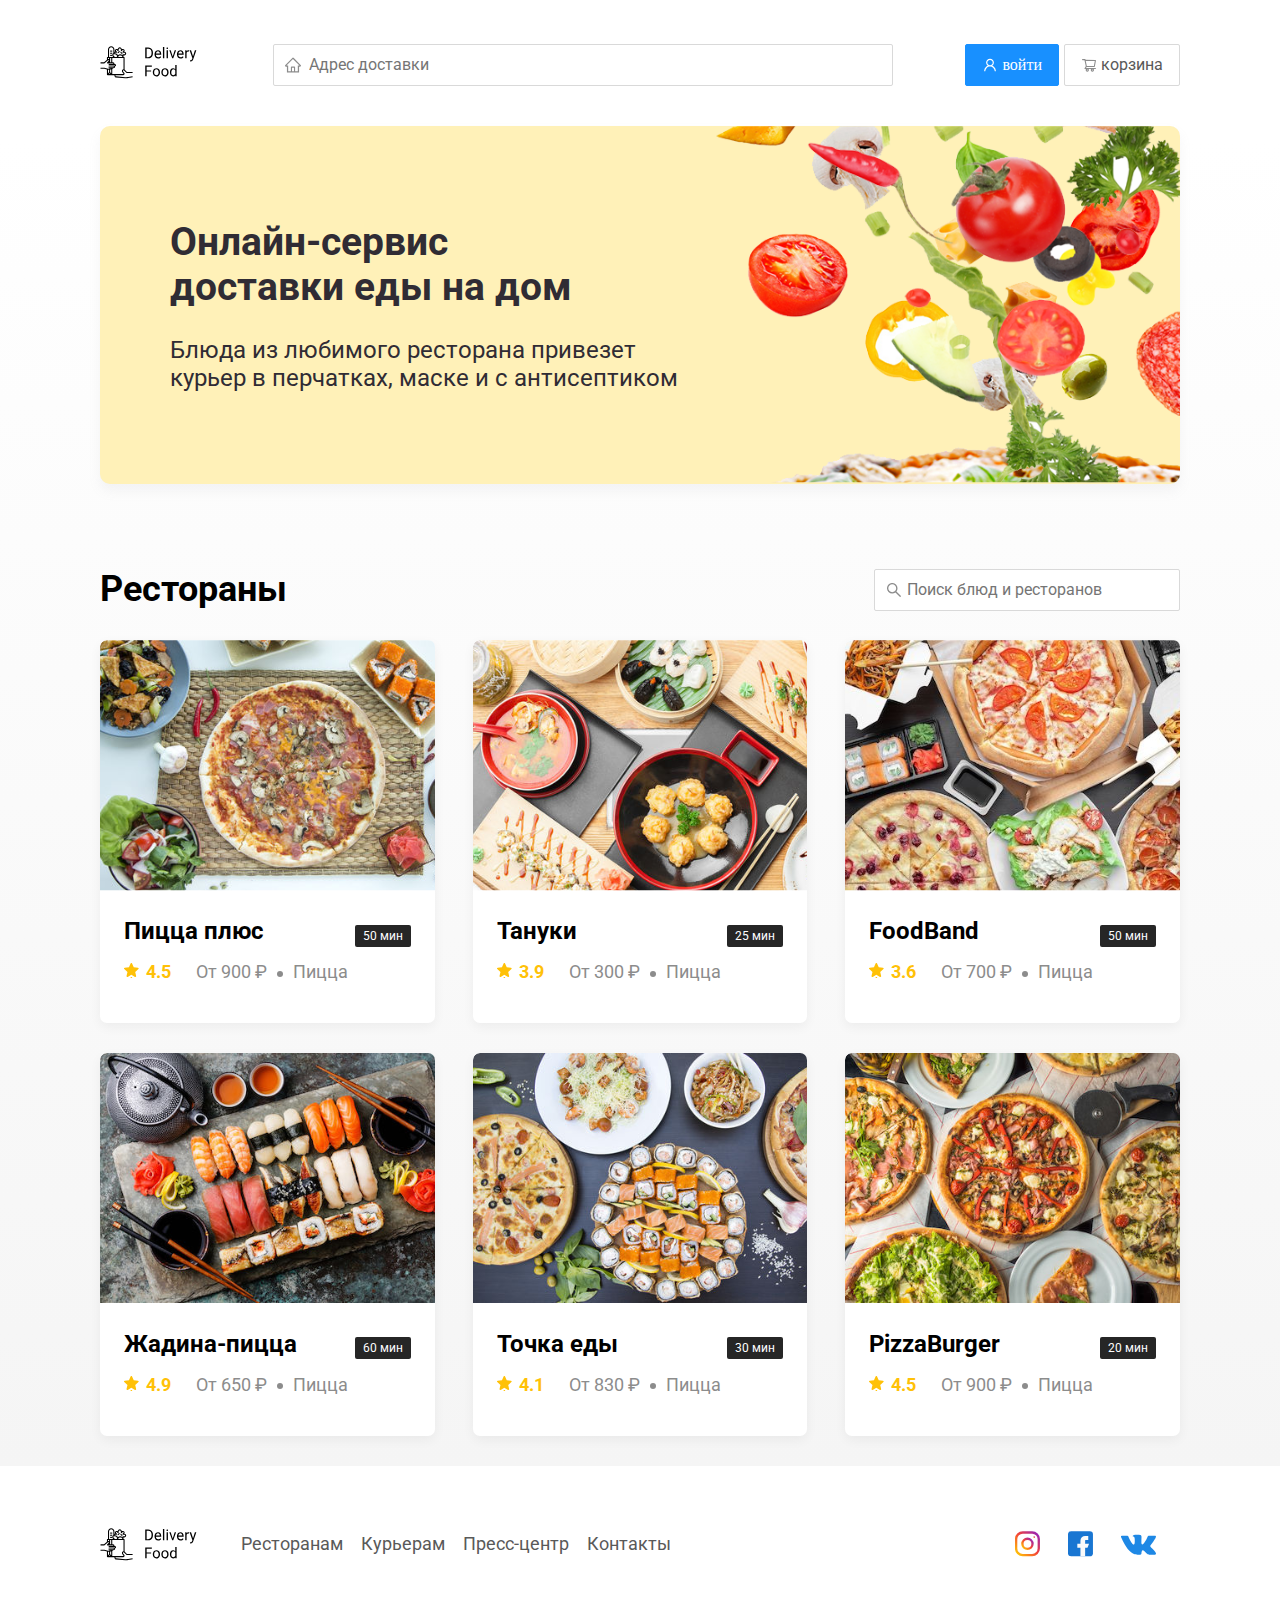
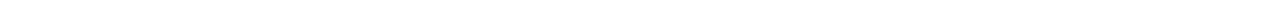
<file: index.html>
<!DOCTYPE html>
<html lang="en">
<head>
	<meta charset="UTF-8">
	<meta name="viewport" content="width=device-width, initial-scale=1">
	<title>Delivery Food</title>
	<link rel="stylesheet" href="style.css">
	<link rel="stylesheet" href="css/normalize.css">
	<link href="https://fonts.googleapis.com/css?family=Roboto:400,700&display=swap&subset=cyrillic" rel="stylesheet">
</head>
<body>

	<div class="container">
		<header class="header">
			<a href="index.html" class="logo"><img src="icon/logo.svg" alt="logo"></a>
			<input type="text" class="input input-address" placeholder="Адрес доставки">

			<div class="buttons">
				<button class="button-sign">войти</button>
				<button class="button">корзина</button>
			</div>
		</header>
	</div>

	<main class="main">
		<div class="container">
			<section class="banner">
			<div class="wrapper-banner">
				<h1 class="banner-title">Онлайн-сервис <br>доставки еды на дом</h1>
				<p class="banner-text">Блюда из любимого ресторана привезет курьер в перчатках, маске и с антисептиком
				</p>
			</div>
		</section>

		<section class="restaurant">
			<div class="section-header">
				<h2 class="section-title">Рестораны</h2>
				<input type="text" class="input input-search" placeholder="Поиск блюд и ресторанов">
			</div>

			<div class="cards">
				<a href="pizzaplus.html" class="card">
					<img src="img/image1.png" alt="image" class="card-image">

					<div class="card-text">
						<div class="card-heading">
							<h3 class="card-title">Пицца плюс</h3>
							<span class="card-time time">50 мин</span>
						</div>

						<div class="card-info">
							<div class="rate">4.5</div>
							<div class="price">От 900 ₽</div>
							<div class="category">Пицца </div>
						</div>
					</div>
				</a>

				<div class="card">
					<img src="img/image2.png" alt="image" class="card-image">

					<div class="card-text">
						<div class="card-heading">
							<h3 class="card-title">Тануки</h3>
							<span class="card-time time">25 мин</span>
						</div>

						<div class="card-info">
							<div class="rate">3.9</div>
							<div class="price">От 300 ₽</div>
							<div class="category">Пицца </div>
						</div>
					</div>
				</div>

				<div class="card">
					<img src="img/image3.png" alt="image" class="card-image">

					<div class="card-text">
						<div class="card-heading">
							<h3 class="card-title">FoodBand</h3>
							<span class="card-time time">50 мин</span>
						</div>

						<div class="card-info">
							<div class="rate">3.6</div>
							<div class="price">От 700 ₽</div>
							<div class="category">Пицца </div>
						</div>
					</div>
				</div>

				<div class="card">
					<img src="img/image4.png" alt="image" class="card-image">

					<div class="card-text">
						<div class="card-heading">
							<h3 class="card-title">Жадина-пицца</h3>
							<span class="card-time time">60 мин</span>
						</div>

						<div class="card-info">
							<div class="rate">4.9</div>
							<div class="price">От 650 ₽</div>
							<div class="category">Пицца </div>
						</div>
					</div>
				</div>

				<div class="card">
					<img src="img/image5.png" alt="image" class="card-image">

					<div class="card-text">
						<div class="card-heading">
							<h3 class="card-title">Точка еды</h3>
							<span class="card-time time">30 мин</span>
						</div>

						<div class="card-info">
							<div class="rate">4.1</div>
							<div class="price">От 830 ₽</div>
							<div class="category">Пицца </div>
						</div>
					</div>
				</div>

				<div class="card">
					<img src="img/image6.png" alt="image" class="card-image">

					<div class="card-text">
						<div class="card-heading">
							<h3 class="card-title">PizzaBurger</h3>
							<span class="card-time time">20 мин</span>
						</div>

						<div class="card-info">
							<div class="rate">4.5</div>
							<div class="price">От 900 ₽</div>
							<div class="category">Пицца </div>
						</div>
					</div>
				</div>
			</div>
		</section>
		</div>
	</main>

	<div class="container">

		<footer class="footer">
			<div class="footer-nav">
				<img src="icon/logo.svg" alt="logo" class="logo-footer">
					<ul>
						<li><a href="">Ресторанам</a></li>
						<li><a href="">Курьерам</a></li>
						<li><a href="">Пресс-центр</a></li>
						<li><a href="">Контакты</a></li>
					</ul>
			</div>

			<div class="social-link">
				<a href="http://instagram.com/"><img src="icon/inst.svg" alt="instagram"></a>
				<a href="http://facebook.com"><img src="icon/facb.svg" alt="facebook"></a>
				<a href="http://vk.com"><img src="icon/vk.svg" alt="vk"></a>
			</div>
		</footer>

	</div>

</body>
</html>
</file>
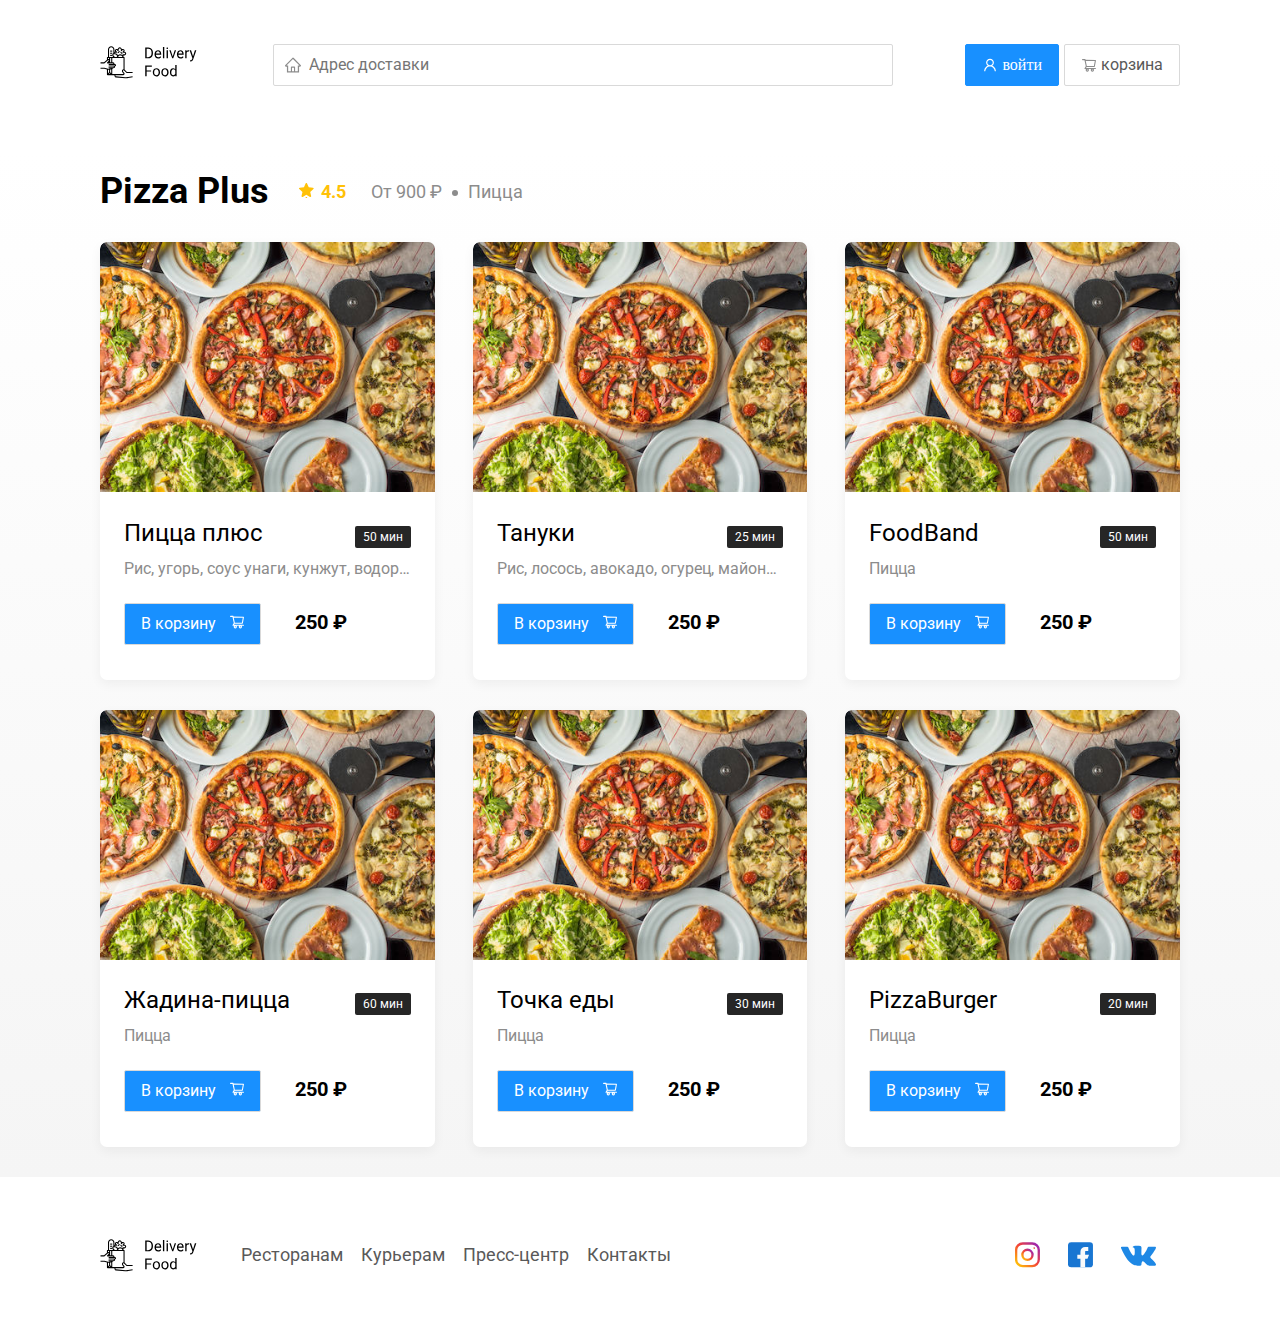
<file: pizzaplus.html>
<!DOCTYPE html>
<html lang="en">
<head>
	<meta charset="UTF-8">
	<meta name="viewport" content="width=device-width, initial-scale=1">
	<title>Pizza Plus</title>
	<link rel="stylesheet" href="style.css">
	<link rel="stylesheet" href="css/normalize.css">
	<link rel="stylesheet" href="css/animate.css">
	<link href="https://fonts.googleapis.com/css?family=Roboto:400,700&display=swap&subset=cyrillic" rel="stylesheet">
</head>
<body>

	<div class="container">
		<header class="header">
			<a href="index.html" class="logo">
				<img src="icon/logo.svg" alt="logo">
			</a>
			<input type="text" class="input input-address" placeholder="Адрес доставки">

			<div class="buttons">
				<button class="button-sign">войти</button>
				<button class="button" id="cart-button">корзина</button>
			</div>
		</header>
	</div>

	<main class="main">
		<div class="container">

		<section class="restaurant">
			<div class="section-header">
				<h2 class="section-title">Pizza Plus</h2>
				<div class="card-info">
					<div class="rate">4.5</div>
					<div class="price">От 900 ₽</div>
					<div class="category">Пицца </div>
				</div>
			</div>

			<div class="cards">
				<div class="card wow fadeIn" data-wow-delay="0.25s">
					<img src="img/image6.png" alt="image" class="card-image">

					<div class="card-text">
						<div class="card-heading">
							<h3 class="card-title card-title-reg">Пицца плюс</h3>
							<span class="card-time time">50 мин</span>
						</div>

						<div class="card-info">
							<div class="ingredients">Рис, угорь, соус унаги, кунжут, водоросли нори.</div>
						</div>
						<div class="card-buttons">
							<button class="button-reg button-primary">
								<span class="button-card-text">В корзину</span>
								<img src="icon/button-icon2-white.svg" alt="">
							</button>
							<strong class="price-bold">250 ₽</strong>
						</div>
					</div>
				</div>

				<div class="card wow fadeIn" data-wow-delay="0.35s">
					<img src="img/image6.png" alt="image" class="card-image">

					<div class="card-text">
						<div class="card-heading">
							<h3 class="card-title card-title-reg">Тануки</h3>
							<span class="card-time time">25 мин</span>
						</div>

						<div class="card-info">
							<div class="ingredients">Рис, лосось, авокадо, огурец, майонез, икра масаго, водоросли нори.</div>
						</div>
						<div class="card-buttons">
							<button class="button-reg button-primary">
								<span class="button-card-text">В корзину</span>
								<img src="icon/button-icon2-white.svg" alt="">
							</button>
							<strong class="price-bold">250 ₽</strong>
						</div>
					</div>
				</div>

				<div class="card wow fadeIn" data-wow-delay="0.45s">
					<img src="img/image6.png" alt="image" class="card-image">

					<div class="card-text">
						<div class="card-heading">
							<h3 class="card-title card-title-reg">FoodBand</h3>
							<span class="card-time time">50 мин</span>
						</div>

						<div class="card-info">
							<div class="ingredients">Пицца </div>
						</div>
						<div class="card-buttons">
							<button class="button-reg button-primary">
								<span class="button-card-text">В корзину</span>
								<img src="icon/button-icon2-white.svg" alt="">
							</button>
							<strong class="price-bold">250 ₽</strong>
						</div>
					</div>
				</div>

				<div class="card wow fadeIn" data-wow-delay="0.45s">
					<img src="img/image6.png" alt="image" class="card-image">

					<div class="card-text">
						<div class="card-heading">
							<h3 class="card-title card-title-reg">Жадина-пицца</h3>
							<span class="card-time time">60 мин</span>
						</div>

						<div class="card-info">
							<div class="ingredients">Пицца </div>
						</div>
						<div class="card-buttons">
							<button class="button-reg button-primary">
								<span class="button-card-text">В корзину</span>
								<img src="icon/button-icon2-white.svg" alt="">
							</button>
							<strong class="price-bold">250 ₽</strong>
						</div>
					</div>
				</div>

				<div class="card wow fadeIn" data-wow-delay="0.35s">
					<img src="img/image6.png" alt="image" class="card-image">

					<div class="card-text">
						<div class="card-heading">
							<h3 class="card-title card-title-reg">Точка еды</h3>
							<span class="card-time time">30 мин</span>
						</div>

						<div class="card-info">
							<div class="ingredients">Пицца </div>
						</div>
						<div class="card-buttons">
							<button class="button-reg button-primary">
								<span class="button-card-text">В корзину</span>
								<img src="icon/button-icon2-white.svg" alt="">
							</button>
							<strong class="price-bold">250 ₽</strong>
						</div>
					</div>
				</div>

				<div class="card wow fadeIn" data-wow-delay="0.25s">
					<img src="img/image6.png" alt="image" class="card-image">

					<div class="card-text">
						<div class="card-heading">
							<h3 class="card-title card-title-reg">PizzaBurger</h3>
							<span class="card-time time">20 мин</span>
						</div>

						<div class="card-info">
							<div class="ingredients">Пицца </div>
						</div>
						<div class="card-buttons">
							<button class="button-reg button-primary">
								<span class="button-card-text">В корзину</span>
								<img src="icon/button-icon2-white.svg" alt="">
							</button>
							<strong class="price-bold">250 ₽</strong>
						</div>
					</div>
				</div>
			</div>
		</section>
		</div>
	</main>

	<div class="container">

		<footer class="footer">
			<div class="footer-nav">
				<img src="icon/logo.svg" alt="logo" class="logo-footer">
					<ul>
						<li><a href="">Ресторанам</a></li>
						<li><a href="">Курьерам</a></li>
						<li><a href="">Пресс-центр</a></li>
						<li><a href="">Контакты</a></li>
					</ul>
			</div>

			<div class="social-link">
				<a href="http://instagram.com/"><img src="icon/inst.svg" alt="instagram"></a>
				<a href="http://facebook.com"><img src="icon/facb.svg" alt="facebook"></a>
				<a href="http://vk.com"><img src="icon/vk.svg" alt="vk"></a>
			</div>
		</footer>

	</div>

	<div class="modal">
		<div class="modal-dialog">
			<div class="modal-header">
				<h3 class="modal-title">Корзина</h3>
				<button class="close" id="close-button">&times;</button>
			</div>
			<div class="modal-body">
				<div class="food-row">
					<span class="food-name">Ролл угорь стандарт</span>
					<strong class="food-price">250 ₽</strong>
					<div class="food-counter">
						<button class="counter-button">-</button>
						<span class="counter">1</span>
						<button class="counter-button">+</button>
					</div>
				</div>
				<div class="food-row">
					<span class="food-name">Ролл угорь стандарт</span>
					<strong class="food-price">250 ₽</strong>
					<div class="food-counter">
						<button class="counter-button">-</button>
						<span class="counter">1</span>
						<button class="counter-button">+</button>
					</div>
				</div>
				<div class="food-row">
					<span class="food-name">Ролл угорь стандарт</span>
					<strong class="food-price">250 ₽</strong>
					<div class="food-counter">
						<button class="counter-button">-</button>
						<span class="counter">1</span>
						<button class="counter-button">+</button>
					</div>
				</div>
				<div class="food-row">
					<span class="food-name">Ролл угорь стандарт</span>
					<strong class="food-price">250 ₽</strong>
					<div class="food-counter">
						<button class="counter-button">-</button>
						<span class="counter">1</span>
						<button class="counter-button">+</button>
					</div>
				</div>
				<div class="food-row">
					<span class="food-name">Ролл угорь стандарт</span>
					<strong class="food-price">250 ₽</strong>
					<div class="food-counter">
						<button class="counter-button">-</button>
						<span class="counter">1</span>
						<button class="counter-button">+</button>
					</div>
				</div>
			</div>
			<div class="modal-footer">
				<span class="pricetag">1250 ₽</span>
				<div class="footer-buttons">
					<button class="button-reg button-primary" id="checkout">Оформить заказ</button>
					<button class="button-cancel" id="cancel-button">Отмена</button>
				</div>
			</div>
		</div>
	</div>

	<div class="modal-success">
		<div class="modal-dialog-success">
			<div class="modal-header-success">
				<button class="close close-dialog-success" id="close-button-success">&times;</button>
			</div>
			<div class="modal-dialog-success">
				<h3 class="modal-title-success">Заказ оформлен ! <br>Спасибо</h3>
			</div>
			<div class="footer-button-success">
				<button class="button-cancel" id="cancel-button-success">Закрыть</button>
			</div>
		</div>
	</div>
	
	<script src="js/wow.min.js"></script>
	<script src="js/main.js"></script>

</body>
</html>
</file>
<file: style.css>
*{
	box-sizing: border-box;
}

body{
	font-family: 'Roboto', sans-serif;
	padding-top: 44px;
}

.container{
	max-width: 1200px;
	margin: auto;
}

.main{
	background: linear-gradient(180deg, rgba(245, 245, 245, 0) 1.04%, #f5f5f5 100%);
}

.input{
	border-radius: 2px;
	border: 1px solid #d9d9d9;
	background-color: #ffffff;
	color: #bfbfbf;
	font-size: 16px;
	font-weight: 400;
	line-height: 24px;
	padding: 8px;
}

header{
	display: flex;
	align-items: center;
	justify-content: space-between;
	margin-bottom: 40px;
}

.input-address{
	flex: 0.8;
	background-image: url(icon/search-address.svg);
	background-repeat: no-repeat;
	background-position: left 11px center;
	padding-left: 35px;
}

.buttons{
	display: flex;
}

.button-sign{
	padding: 8px 16px;
	border-radius: 2px;
	border: 1px solid #1890ff;
	background-color: #1890ff;
	background-image: url(icon/button-icon.svg);
	background-repeat: no-repeat;
	background-position: left 18px center;
	padding-left: 36px;
	margin-right: 5px;
	color: #ffffff;
	font-family: "SF Pro Display";
	font-size: 16px;
	font-weight: 400;
	line-height: 24px;
	box-shadow: 0px 0px 2px rgba(0,0,0, 0.0015); 
}

.button{
	padding: 8px 16px;
	border-radius: 2px;
	border: 1px solid #d9d9d9;
	background-color: #ffffff;
	background-image: url(icon/button-icon2.svg);
	background-repeat: no-repeat;
	background-position: left 17px center;
	padding-left: 36px;
	color: #595959;
	font-size: 16px;
	line-height: 24px;
}

.button-reg{
	padding: 8px 16px;
	border-radius: 2px;
	border: 1px solid #d9d9d9;
	background-color: #ffffff;
	color: #595959;
	font-size: 16px;
	line-height: 24px;
}

.card-buttons{
	margin-top: 24px;
}

.button-card-text{
	margin-right: 10px;
}

.price-bold{
	color: #000000;
	font-size: 20px;
	font-weight: 700;
	line-height: 32px;
	margin-left: 30px;
}

.button-primary{
	border-radius: 2px;
	background-color: #1890ff;
	color: white;
}

.banner{
	border-radius: 10px;
	box-shadow: 0 7px 12px rgba(158, 158, 163, 0.1);
	background: #fff1b8 url(img/banner.svg) no-repeat top right / 565px;
	padding: 68px 70px;
}

.banner-title{
	color: #302c34;
	font-size: 39px;
	font-weight: 700;
	line-height: 46px
	font-style: normal;
}

.banner-text{
	max-width: 540px;
	color: #302c34;
	font-size: 24px;
	font-weight: 400;
	line-height: 28px;
}

.restaurant{
	margin-top: 55px;
}

.section-header{
	display: flex;
	align-items: center;
}

.section-title{
	color: #000000;
	font-size: 36px;
	font-weight: 700;
	margin-right: 30px;
}

.input-search{
	width: 306px;
	background-image: url(icon/search-icon.svg);
	background-repeat: no-repeat;
	background-position: left 12px center;
	padding-left: 32px;
	margin-left: auto;
}

.cards{
	display: flex;
	flex-wrap: wrap;
	justify-content: space-between;
	align-items: flex-start;
}

.card{
	box-shadow: 0 4px 12px rgba(0, 0, 0, 0.05);
	border-radius: 7px;
	background-color: #ffffff;
	overflow: hidden;
	margin-bottom: 30px;
	flex-basis: 31%;
	text-decoration: none;
}

.card-text{
	padding-top: 20px;
	padding-left: 24px;
	padding-right: 24px;
	padding-bottom: 35px;
}

.card-heading{
	display: flex;
	align-items: center;
	justify-content: space-between;
}

.card-title{
	margin: 0;
	color: #000000;
	font-size: 24px;
	font-weight: 700;
	line-height: 32px;
	padding-bottom: 9px;
}

.card-title-reg{
	color: #000000;
	font-size: 24px;
	font-weight: 400;
	line-height: 32px;
}

.card-time{
	padding: 1px 8px;
	border-radius: 2px;
	background-color: #262626;
	color: #ffffff;
	font-size: 12px;
	font-weight: 400;
	line-height: 20px;
}

.card-info{
	display: flex;
	align-items: center;

}

.ingredients{
	color: #8c8c8c;
	font-size: 16px;
	font-weight: 400;
	line-height: 21px;
	white-space: nowrap;
	overflow: hidden;
	text-overflow: ellipsis;
}

.rate{
	color: #ffc107;
	font-size: 18px;
	font-weight: 700;
	line-height: 32px;
	margin-right: 25px;
}

.rate:before{
	content: "";
	width: 15px;
	height: 15px;
	margin-right: 7px;
	display: inline-block;
	background-image: url(icon/rate.svg);
}

.price, 
.category{
	color: #8c8c8c;
	font-size: 18px;
	font-weight: 400;
	line-height: 32px;
}

.category{
	max-width: 130px;
	overflow: hidden;
	text-overflow: ellipsis;
}

.price:after{
	content: "";
	width: 6px;
	height: 6px;
	background-color: #8c8c8c;
	display: inline-block;
	border-radius: 50%;
	vertical-align: middle;
	margin-left: 10px;
}

.price{
	margin-right: 10px;
}

.footer{
	display: flex;
	align-items: center;
	justify-content: space-between;
}

.footer ul>li{
	display: inline-block;
}

.footer ul>li>a{
	text-decoration: none;
	color: #595959;
	font-size: 18px;
	font-weight: 400;
	margin-right: 14px;
}

.logo-footer{
	padding: 60px 0;
}

.footer-nav{
	display: flex;
	align-items: center;
}

.social-link img{
	vertical-align: middle;
	margin-right: 24px;	
	font-size: 3px;
}

.modal{
	display: none;
	position: fixed;
	left: 0;
	top: 0;
	width: 100%;
	height: 100%;
	background-color: rgba(0, 0, 0, 0.4);
}

.is-open{
	display: flex;
}

.modal-dialog{
	max-width: 782px;
	width: 95%;
	min-height: 553px;
	border-radius: 5px;
	background-color: #ffffff;
	margin: auto;
	padding: 40px 45px;
}

.modal-header{
	display: flex;
	align-items: center;
	justify-content: space-between;
	margin-bottom: 45px;
}

.close{
	font-size: 36px;
	border: none;
	background-color: transparent;
}

.modal-title{
	margin: 0;
	color: #000000;
	font-size: 36px;
	font-weight: 700;
}

.food-row{
	display: flex;
	justify-content: space-between;
	align-items: flex-start;
	padding-bottom: 8px;
	border-bottom: 1px solid #d9d9d9;
	margin-bottom: 15px;
}

.food-name{
	color: #000000;
	font-size: 18px;
	font-weight: 400;
	line-height: 32px;
}

.food-price{
	margin-left: auto;
	margin-right: 47px;
	color: #000000;
	font-size: 20px;
	font-weight: 700;
	line-height: 32px;
}

.food-counter{
	display: flex;
	align-items: center;
}

.counter-button{
	padding: 5px 16px;
	border-radius: 2px;
	border: 1px solid #40a9ff;
	background-color: #ffffff;
	color: #40a9ff;
	font-size: 14px;
	font-weight: 400;
	line-height: 22px;
}

.counter{
	color: #000000;
	font-size: 16px;
	font-weight: 400;
	line-height: 24px;
	margin-left: 10px;
	margin-right: 10px;
}

.modal-footer{
	display: flex;
	align-items: center;
	justify-content: space-between;
	margin-top: 52px;
}

.pricetag{
	padding: 15px 20px;
	border-radius: 5px;
	background-color: #262626;
	color: #fafafa;
	font-size: 20px;
	font-weight: 700;
}

.button-cancel{
	padding: 8px 16px;
	border-radius: 2px;
	border: 1px solid #d9d9d9;
	background-color: #ffffff;
	color: #595959;
	font-size: 16px;
	line-height: 24px;
}

.modal-success{
	display: none;
	position: fixed;
	left: 0;
	top: 0;
	width: 100%;
	height: 100%;
	background-color: rgba(0, 0, 0, 0.4);
}

.is-open-success{
	display: flex;
}

.modal-dialog-success{
	max-width: 400px;
	width: 95%;
	border-radius: 5px;
	background-color: #ffffff;
	margin: auto;
	padding: 20px 45px;
}

.close-dialog-success{
	display: flex;
	margin-left: auto;
}

.modal-title-success{
	display: flex;
	justify-content: center;
	text-align: center;
	line-height: 34px;
	color: green;
	font-size: 24px;
}

.footer-button-success{
	display: flex;
	justify-content: center;
}

/* MEDIA */

@media (max-width: 1366px) {
	.container{
		max-width: 1080px;
	}
	.banner{
		background-position: center right -100px;
		background-size: 565px;
	}
}

@media (max-width: 992px) {
	.container{
		max-width: 750px;
	}
	.banner{
		background-size: 500px;
		padding: 50px;
		background-position: center right -165px;
	}
	.banner-title{
		font-size: 36px;
	}
	.banner-text{
		font-size: 18px;
		max-width: 400px;
	}
	.card{
		flex-basis: 49%;
	}
	.footer-nav>ul>li>a{
		font-size: 14px;
	}
}

@media (max-width: 768px) {
	.container{
		max-width: 560px;
	}
	.banner{
		padding: 40px;
		background-size: 440px;
		background-position: center right -230px;
	}	
	.banner-title{
		font-size: 28px;
	}
	.banner-text{
		font-size: 18px;
	}
	.card{
		flex-basis: 100%;
	}
	.card-image{
	 width: 100%;
	}
	.card-info{
		flex-wrap: wrap;
	}
	.card .rate{
		flex-basis: 100%;
	}
	.social-link{
		display: flex;
	}
}

@media (max-width: 578px) {
	.container{
		width: 90%;
	}	
	.header{
		flex-wrap: wrap;
	}
	.banner{
		background-image: none;
	}
	.banner-title{
		font-size: 26px;
	}
	.banner-text{
		font-size: 16px;
	}
	.input-address{
		order: 5;
		margin-top: 15px;
		flex: 1;
	}
	.section-header{
		flex-wrap: wrap;
	}
	.section-title{
		font-size: 26px;
		margin: 0;
	}
	.input-search{
		margin: 20px 0;
		flex: 1;
	}
	.social-link{
		display: flex;
		flex-direction: column;
	}
	.footer-nav>ul>li:not(:last-child){
		padding-bottom: 5px;
	}
	.social-link>a:not(:last-child){
		padding-bottom: 10px;
	}
	.footer{
		display: flex;
		justify-content: space-between;
	}
}
</file>
